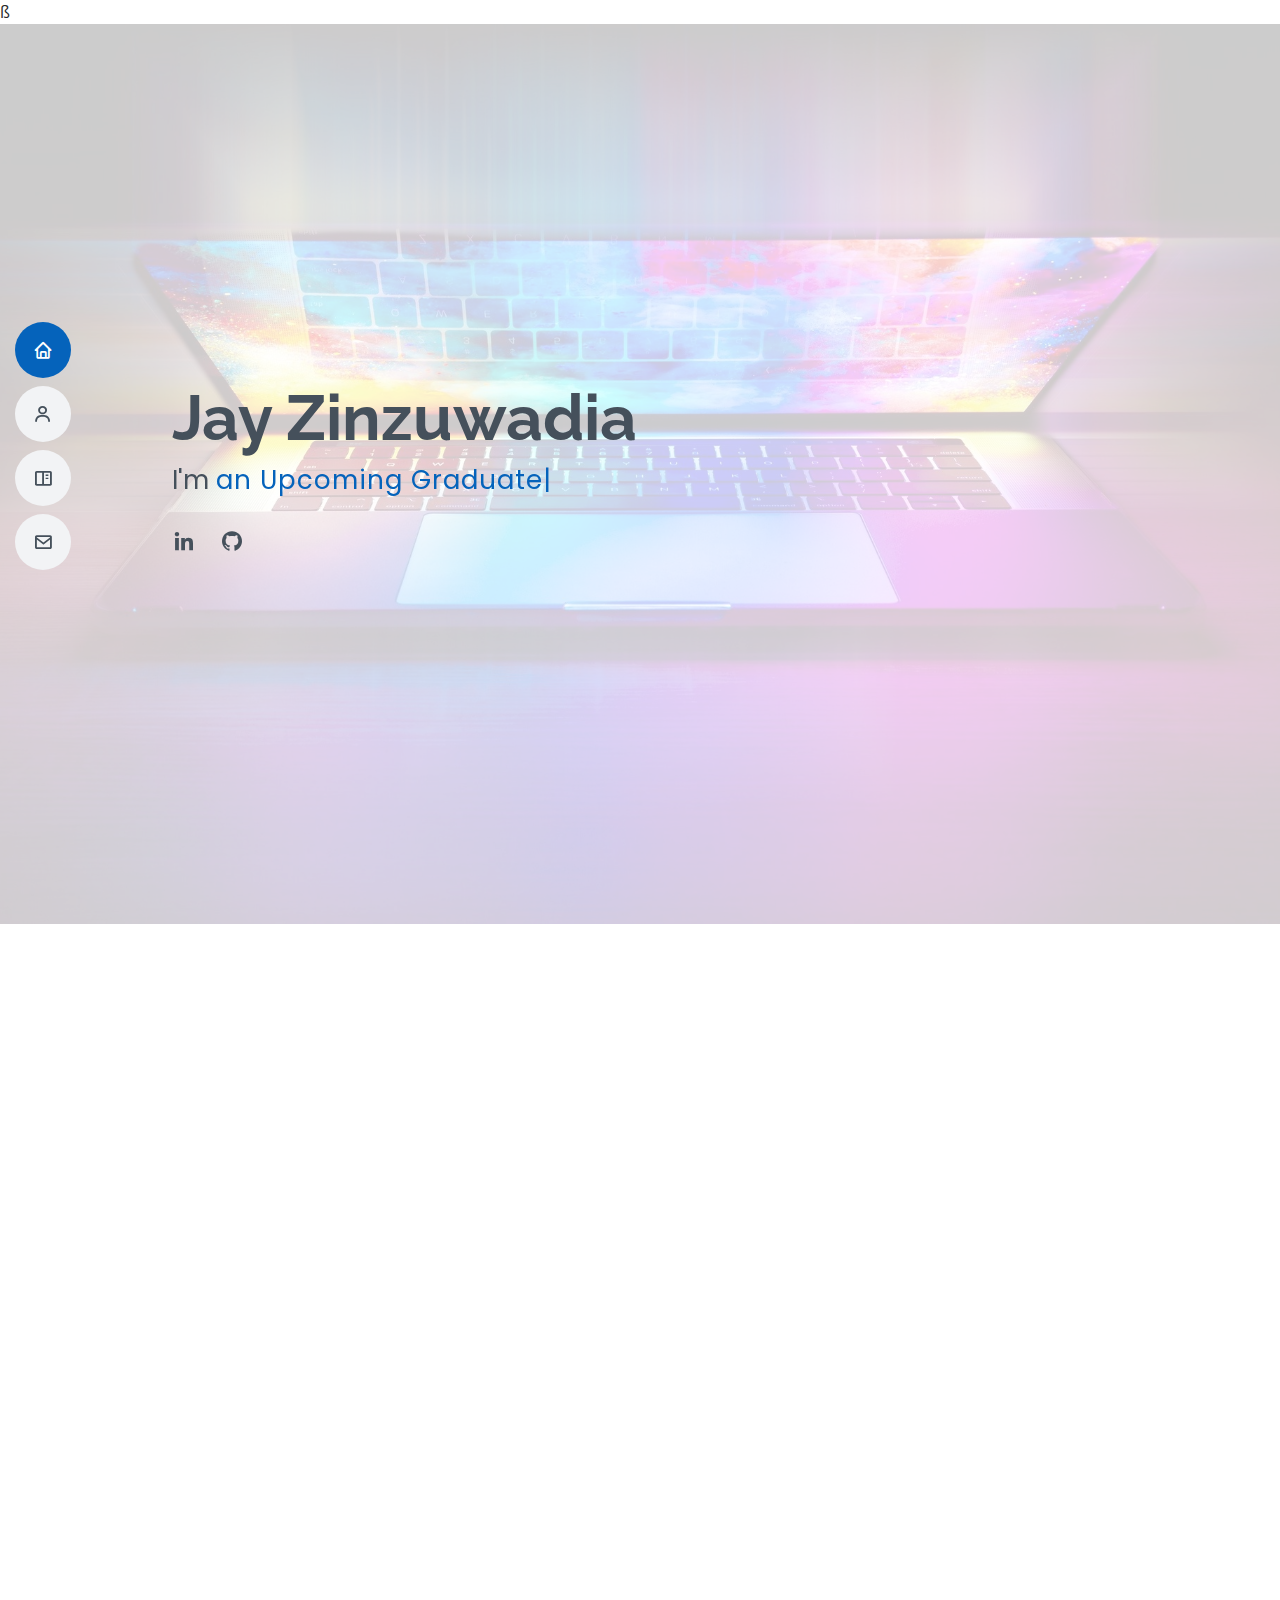
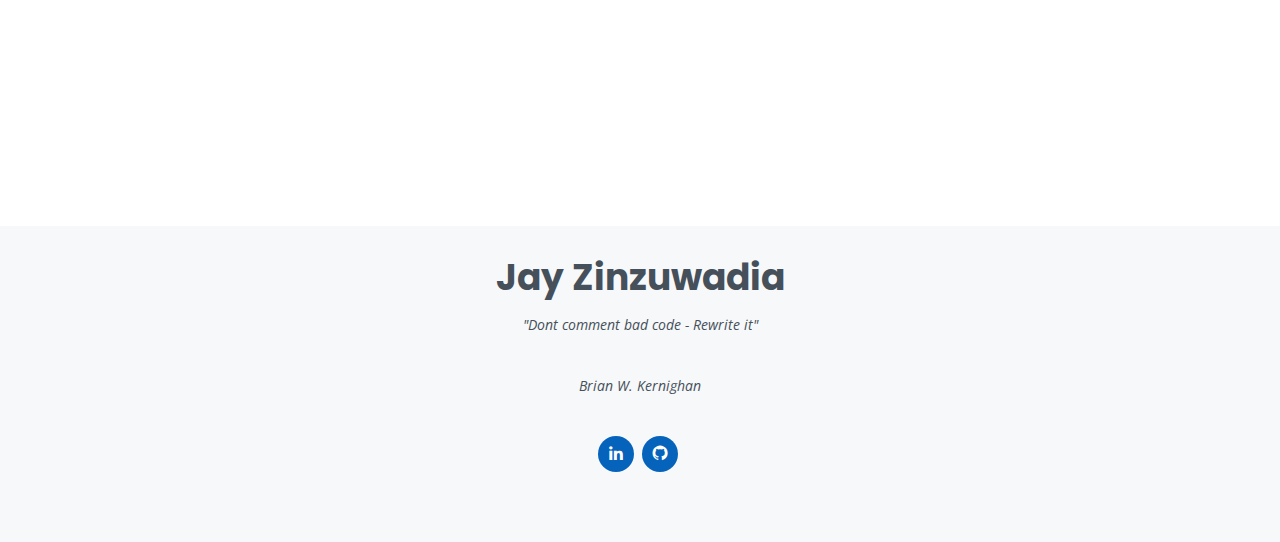
<file: index.html>
<!DOCTYPE html>
<html lang="en">

<head>
  <meta charset="utf-8">
  <meta content="width=device-width, initial-scale=1.0" name="viewport">

  <title>Jay Zinzuwadia</title>
  <meta content="" name="description"> 
  <meta content="" name="keywords">

  <!-- Favicons -->
  <link href="assets/img/jz.png" rel="icon">ß
  <link href="assets/img/jz.png" rel="apple-touch-icon">

  <!-- Google Fonts -->
  <link href="https://fonts.googleapis.com/css?family=Open+Sans:300,300i,400,400i,600,600i,700,700i|Raleway:300,300i,400,400i,500,500i,600,600i,700,700i|Poppins:300,300i,400,400i,500,500i,600,600i,700,700i" rel="stylesheet">

  <!-- Vendor CSS Files -->
  <link href="assets/vendor/aos/aos.css" rel="stylesheet">
  <link href="assets/vendor/bootstrap/css/bootstrap.min.css" rel="stylesheet">
  <link href="assets/vendor/bootstrap-icons/bootstrap-icons.css" rel="stylesheet">
  <link href="assets/vendor/boxicons/css/boxicons.min.css" rel="stylesheet">
  <link href="assets/vendor/glightbox/css/glightbox.min.css" rel="stylesheet">
  <link href="assets/vendor/swiper/swiper-bundle.min.css" rel="stylesheet">

  <!-- Template Main CSS File -->
  <link href="assets/css/style.css" rel="stylesheet">

  <!-- =======================================================
  * Template Name: MyResume - v4.7.0
  * Template URL: https://bootstrapmade.com/free-html-bootstrap-template-my-resume/
  * Author: BootstrapMade.com
  * License: https://bootstrapmade.com/license/
  ======================================================== -->
</head>

<body>

  <!-- ======= Mobile nav toggle button ======= -->
  <!-- <button type="button" class="mobile-nav-toggle d-xl-none"><i class="bi bi-list mobile-nav-toggle"></i></button> -->
  <i class="bi bi-list mobile-nav-toggle d-xl-none"></i>
  <!-- ======= Header ======= -->
  <header id="header" class="d-flex flex-column justify-content-center">

    <nav id="navbar" class="navbar nav-menu">
      <ul>
        <li><a href="#hero" class="nav-link scrollto active"><i class="bx bx-home"></i> <span>Home</span></a></li>
        <li><a href="#about" class="nav-link scrollto"><i class="bx bx-user"></i> <span>About</span></a></li>
        <li><a href="#portfolio" class="nav-link scrollto"><i class="bx bx-book-content"></i> <span>Portfolio</span></a></li>
        <li><a href="#contact" class="nav-link scrollto"><i class="bx bx-envelope"></i> <span>Contact</span></a></li>
      </ul>
    </nav><!-- .nav-menu -->

  </header><!-- End Header -->

  <!-- ======= Hero Section ======= -->
  <section id="hero" class="d-flex flex-column justify-content-center">
    <div class="container" data-aos="zoom-in" data-aos-delay="100">
      <h1>Jay Zinzuwadia</h1>
      <p>I'm <span class="typed" data-typed-items=" an Upcoming Graduate, a Software Developer, a Machine Learning Engineer "></span></p>
      <div class="social-links">
        <a href="http://www.linkedin.com/in/j-zinzuwadia" target="_blank" class="linkedin"><i class="bx bxl-linkedin"></i></a>
        <a href="https://www.github.com/jayz922" target="_blank" class="github"><i class="bx bxl-github"></i></a>
      </div>
    </div>
  </section><!-- End Hero -->

  <main id="main">

    <!-- ======= About Section ======= -->
    <section id="about" class="about">
      <div class="container" data-aos="fade-up">

        <div class="section-title">
          <h2>About</h2>
          <p>Upcoming graduate with strong fundamentals in Software Engineering and expertise in Machine Learning technologies.</p>
        </div>

        <div class="row">
          <div class="col-lg-4">
            <img src="assets/img/website-aboutme1.jpg" class="img-fluid" alt=""> 
          </div>
          <div class="col-lg-8 pt-4 pt-lg-0 content">
            <h3>Software Engineer </h3>
            <p class="fst-italic">
              
            </p>
            <div class="row">
              <div class="col-lg-6">
                <ul>
                  <li><i class="bi bi-chevron-right"></i> <strong>Website:</strong> <span>www.jayzinzuwadia.dev</span></li>
                  <li><i class="bi bi-chevron-right"></i> <strong>City:</strong> <span>Dallas, TX USA</span></li>
                </ul>
              </div>
              <div class="col-lg-6">
                <ul>
                  <li><i class="bi bi-chevron-right"></i> <strong>Degree:</strong> <span>B.S Computer Science</span></li>
                  <li><i class="bi bi-chevron-right"></i> <strong>Email:</strong> <span>jayzinzuwadia24@gmail.com</span></li>
                </ul>
              </div>
            </div>
            <p>
              I am a software engineer who is always seeking to expand my knowledge, and constantly exploring new areas in technology and research. I am able to leverage my existing skills to efficiently solve
              challenging problems.
            </p>
            <p>
              Aside from work, I am a huge football fan who also enjoys reading, hiking and playing instruments. 
            </p>
            <p>
              Actively seeking work oppertunities in the areas of software development or machine learning. 
            </p>
            
          </div>
        </div>

      </div>
    </section><!-- End About Section -->

    <!-- ======= Skills Section ======= -->
    <section id="skills" class="skills">
      <div class="container" data-aos="fade-up">

        <div class="section-title">
          <h2>Skills</h2>
          <p>
            These are the languages and tools I am confident working with. 

          </p>
          <a class="btn btn-link mt-2" target= "_blank" href=https://docs.google.com/document/d/1owlhfbIxc9Z8V9uSjMtsmEQ9wmlSSAkG0vHc0NIvAHA/edit?usp=sharing=sharing> 
            View/Download my resume 
          </a>
        </div>

        <div class="row">

          <div class="col-lg-3 col-md-6">
            <div class="count-box">
              <image src="assets/img/skills/java.png" class="skill-indiv"/>
              <h4>Java</h4>
            </div>
          </div>

          <div class="col-lg-3 col-md-6 mt-5 mt-md-0">
            <div class="count-box">
              <image src="assets/img/skills/cplusplus.png" class="skill-indiv"/>
              <h4>C++</h4>
            </div>
          </div>

          <div class="col-lg-3 col-md-6 mt-5 mt-lg-0">
            <div class="count-box">
              <image src="assets/img/skills/python.png" class="skill-indiv"/>
              <h4>Python</h4>
            </div>
          </div>

          <div class="col-lg-3 col-md-6 mt-5 mt-lg-0">
            <div class="count-box">
              <image src="assets/img/skills/mongo.jpeg" class="skill-indiv"/>
              <h4>MongoDB</h4>
            </div>
          </div>
          
          <div class="col-lg-3 col-md-6 mt-5 mt-lg-0">
            <div class="count-box">
              <image src="assets/img/skills/tableau.png" class="skill-indiv"/>
              <h4>Tableau</h4>
            </div>
          </div>

          <div class="col-lg-3 col-md-6 mt-5 mt-lg-0">
            <div class="count-box">
              <image src="assets/img/skills/tensorflow.png" class="skill-indiv"/>
              <h4>Tensorflow</h4>
            </div>
          </div>

          <div class="col-lg-3 col-md-6 mt-5 mt-lg-0">
            <div class="count-box">
              <image src="assets/img/skills/keras.png" class="skill-indiv"/>
              <h4>Keras</h4>
            </div>
          </div>

          <div class="col-lg-3 col-md-6 mt-5 mt-lg-0">
            <div class="count-box">
              <image src="assets/img/skills/pytorch.png" class="skill-indiv"/>
              <h4>PyTorch</h4>
            </div>
          </div>

        </div>

      </div>
    </section><!-- End Skills Section -->

   

    <!-- ======= Projects Section ======= -->
    <section id="portfolio" class="portfolio section-bg">
      <div class="container" data-aos="fade-up">
        

        <div class="section-title">
          <h2>Projects</h2>
          <p>
            I enjoy learning and testing different machine learning techniques. My recent work and projects are listed below.
          </p>
        </div>

        <div class="row portfolio-container" data-aos="fade-up" data-aos-delay="200">

          <!-- Project 1 Pictures and Title -->
          <div class="col-lg-4 col-md-6 portfolio-item filter-app">
            <div class="portfolio-wrap">
              <img src="assets/img/projects/p1-main2.png" class="img-fluid" alt="">
              <div class="portfolio-info">
                <h4>Animal Shelter Dashboard</h4>
                
                <div class="portfolio-links">
                  <a href="project-details-1.html" class="portfolio-details-lightbox" data-glightbox="type: external" title="Portfolio Details"><i class="bx bx-plus"></i></a>
                </div>
              </div>
            </div>
          </div>
          
          <!-- Project 2 Pictures and Title If keeping 2 projects only, use col-lg-6 instead of 4  ***Illustration by Alex Castro / -->
          <div class="col-lg-4 col-md-6 portfolio-item filter-app">
            <div class="portfolio-wrap">
              <img src="assets/img/projects/p2-main.jpeg" class="img-fluid" alt="">
              <div class="portfolio-info">
                <h4>Facial Key Points Detection</h4>
                
                <div class="portfolio-links">
                  <a href="project-details-2.html" class="portfolio-details-lightbox" data-glightbox="type: external" title="Portfolio Details"><i class="bx bx-plus"></i></a>
                </div>
              </div>
            </div>
          </div>
          
          <!-- Project 3 Pictures and Title -->
          <div class="col-lg-4 col-md-6 portfolio-item filter-app">
            <div class="portfolio-wrap">
              <img src="assets/img/projects/p3-main.jpeg" class="img-fluid" alt="">
              <div class="portfolio-info">
                <h4>Algorithmic Trading Bot</h4>
                
                <div class="portfolio-links">
                  <a href="project-details-3.html" class="portfolio-details-lightbox" data-glightbox="type: external" title="Portfolio Details"><i class="bx bx-plus"></i></a>
                </div>
              </div>
            </div>
          </div>

        </div>

      </div>
    </section><!-- End Project Section -->

    <!-- ======= Contact Section ======= -->
    <section id="contact" class="contact">
      <div class="container" data-aos="fade-up">

        <div class="section-title">
          <h2>Contact</h2>
        </div>

        <div class="row mt-1">

          <div class="col-lg-4">
            <div class="info">
              <div class="address">
                <i class="bi bi-geo-alt"></i>
                <h4>Location:</h4>
                <p>Dallas, TX - Open to Relocate</p>
              </div>
              <br>
              <br>
              <div class="email">
                <i class="bi bi-envelope"></i>
                <h4>Email:</h4>
                <p>jayzinzuwadia24@gmail.com</p>
              </div>

              

            </div>

          </div>

          <div class="col-lg-8 mt-5 mt-lg-0">

            <form name="contact" method="POST" data-netlify="true">
              <div class="row">
                <div class="col-md-6 form-group">
                  <input type="text" name="name" class="form-control" id="name" placeholder="Your Full Name" required>
                </div>
                <div class="col-md-6 form-group mt-3 mt-md-0">
                  <input type="email" class="form-control" name="email" id="email" placeholder="Your Email" required>
                </div>
              </div>
              <div class="form-group mt-3">
                <input type="text" class="form-control" name="subject" id="subject" placeholder="Subject" required>
              </div>
              <div class="form-group mt-3">
                <textarea class="form-control" name="message" rows="5" placeholder="Message" required></textarea>
              </div>
              <br>

              <div class="text-center"><button type="submit">Send Message</button></div>
            </form>

          </div>

        </div>

      </div>
    </section><!-- End Contact Section -->

  </main><!-- End #main -->

  <!-- ======= Footer ======= -->
  <footer id="footer">
    <div class="container">
      <h3>Jay Zinzuwadia</h3>
      <p>"Dont comment bad code - Rewrite it"</p>
      <p>Brian W. Kernighan</p>
  
      <div class="social-links">
        <a href="http://www.linkedin.com/in/j-zinzuwadia" target="_blank" class="linkedin"><i class="bx bxl-linkedin"></i></a>
        <a href="https://www.github.com/jayz922" target="_blank" class="github"><i class="bx bxl-github"></i></a>
      </div>
      
      
    </div>
  </footer><!-- End Footer -->

  <div id="preloader"></div>
  <a href="#" class="back-to-top d-flex align-items-center justify-content-center"><i class="bi bi-arrow-up-short"></i></a>

  <!-- Vendor JS Files -->
  <script src="assets/vendor/purecounter/purecounter.js"></script>
  <script src="assets/vendor/aos/aos.js"></script>
  <script src="assets/vendor/bootstrap/js/bootstrap.bundle.min.js"></script>
  <script src="assets/vendor/glightbox/js/glightbox.min.js"></script>
  <script src="assets/vendor/isotope-layout/isotope.pkgd.min.js"></script>
  <script src="assets/vendor/swiper/swiper-bundle.min.js"></script>
  <script src="assets/vendor/typed.js/typed.min.js"></script>
  <script src="assets/vendor/waypoints/noframework.waypoints.js"></script>
  <script src="assets/vendor/php-email-form/validate.js"></script>

  <!-- Template Main JS File -->
  <script src="assets/js/main.js"></script>

</body>

</html>
</file>
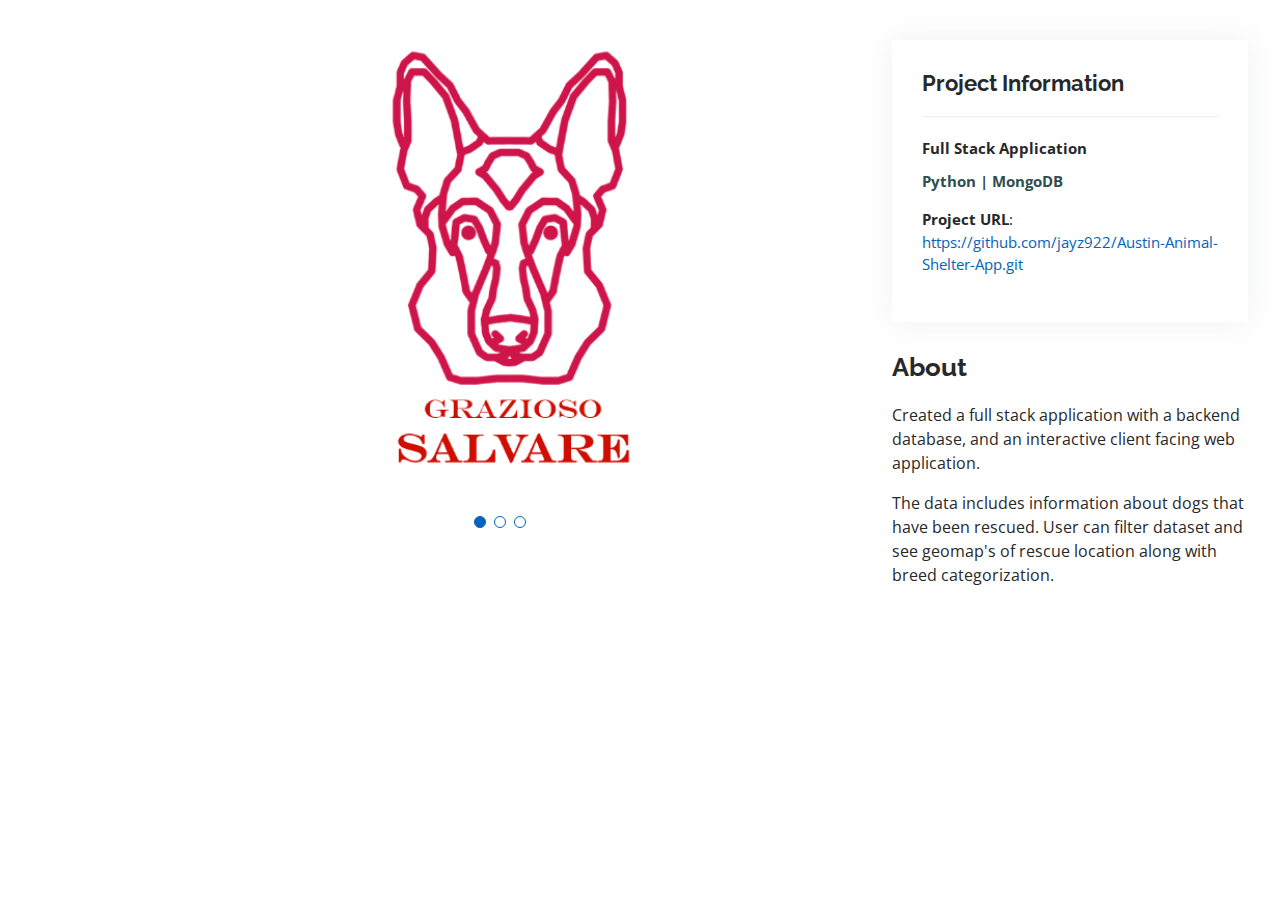
<file: project-details-1.html>
<!DOCTYPE html>
<html lang="en">

<head>
  <meta charset="utf-8">
  <meta content="width=device-width, initial-scale=1.0" name="viewport">

  <title>Project Details</title>
  <meta content="" name="description">
  <meta content="" name="keywords">

  <!-- Favicons -->
  <link href="assets/img/favicon.png" rel="icon">
  <link href="assets/img/apple-touch-icon.png" rel="apple-touch-icon">

  <!-- Google Fonts -->
  <link href="https://fonts.googleapis.com/css?family=Open+Sans:300,300i,400,400i,600,600i,700,700i|Raleway:300,300i,400,400i,500,500i,600,600i,700,700i|Poppins:300,300i,400,400i,500,500i,600,600i,700,700i" rel="stylesheet">

  <!-- Vendor CSS Files -->
  <link href="assets/vendor/aos/aos.css" rel="stylesheet">
  <link href="assets/vendor/bootstrap/css/bootstrap.min.css" rel="stylesheet">
  <link href="assets/vendor/bootstrap-icons/bootstrap-icons.css" rel="stylesheet">
  <link href="assets/vendor/boxicons/css/boxicons.min.css" rel="stylesheet">
  <link href="assets/vendor/glightbox/css/glightbox.min.css" rel="stylesheet">
  <link href="assets/vendor/swiper/swiper-bundle.min.css" rel="stylesheet">

  <!-- Template Main CSS File -->
  <link href="assets/css/style.css" rel="stylesheet">

  <!-- =======================================================
  * Template Name: MyResume - v4.7.0
  * Template URL: https://bootstrapmade.com/free-html-bootstrap-template-my-resume/
  * Author: BootstrapMade.com
  * License: https://bootstrapmade.com/license/
  ======================================================== -->
</head>

<body>

  <main id="main">

    <!-- ======= Portfolio Details Section ======= -->
    <section id="portfolio-details" class="portfolio-details">
      <div class="container">

        <div class="row gy-4">

          <div class="col-lg-8">
            <div class="portfolio-details-slider swiper">
              <div class="swiper-wrapper align-items-center">
                

                <div class="swiper-slide">
                  <img src="assets/img/projects/p1-main.png" alt=""> <!-- insert image name-->
                </div>

                <div class="swiper-slide">
                  <img src="assets/img/projects/p1-sub1.png" alt=""> <!-- insert image name-->
                </div>

                <div class="swiper-slide">
                  <img src="assets/img/projects/p1-sub2.png" alt=""> <!-- insert image name-->
                </div>
              </div>
              <div class="swiper-pagination"></div>
            </div>
          </div>
        
          <!---Internal description of Project 1 (when the project is clicked on)-->
          <div class="col-lg-4">
            <div class="portfolio-info">
              <h3>Project Information</h3>
              <ul>
                <li><strong>Full Stack Application</strong></li>
                <li><strong><p style="color:darkslategray">Python | MongoDB</p></strong></li>
                <li><strong>Project URL</strong>: <a href="#">https://github.com/jayz922/Austin-Animal-Shelter-App.git</a></li>
              </ul>
            </div>
            <div class="portfolio-description">
              <h2>About</h2>
              <p>
                Created a full stack application with a backend database, and an interactive client facing web application.
              </p>
              <p>
                The data includes information about dogs that have been rescued. User can filter dataset and see geomap's of rescue location along with breed categorization.
              </p>
            </div>
          </div>

        </div>

      </div>
    </section><!-- End Portfolio Details Section -->

  </main><!-- End #main -->

  <div id="preloader"></div>
  <a href="#" class="back-to-top d-flex align-items-center justify-content-center"><i class="bi bi-arrow-up-short"></i></a>

  <!-- Vendor JS Files -->
  <script src="assets/vendor/purecounter/purecounter.js"></script>
  <script src="assets/vendor/aos/aos.js"></script>
  <script src="assets/vendor/bootstrap/js/bootstrap.bundle.min.js"></script>
  <script src="assets/vendor/glightbox/js/glightbox.min.js"></script>
  <script src="assets/vendor/isotope-layout/isotope.pkgd.min.js"></script>
  <script src="assets/vendor/swiper/swiper-bundle.min.js"></script>
  <script src="assets/vendor/typed.js/typed.min.js"></script>
  <script src="assets/vendor/waypoints/noframework.waypoints.js"></script>
  <script src="assets/vendor/php-email-form/validate.js"></script>

  <!-- Template Main JS File -->
  <script src="assets/js/main.js"></script>

</body>

</html>
</file>
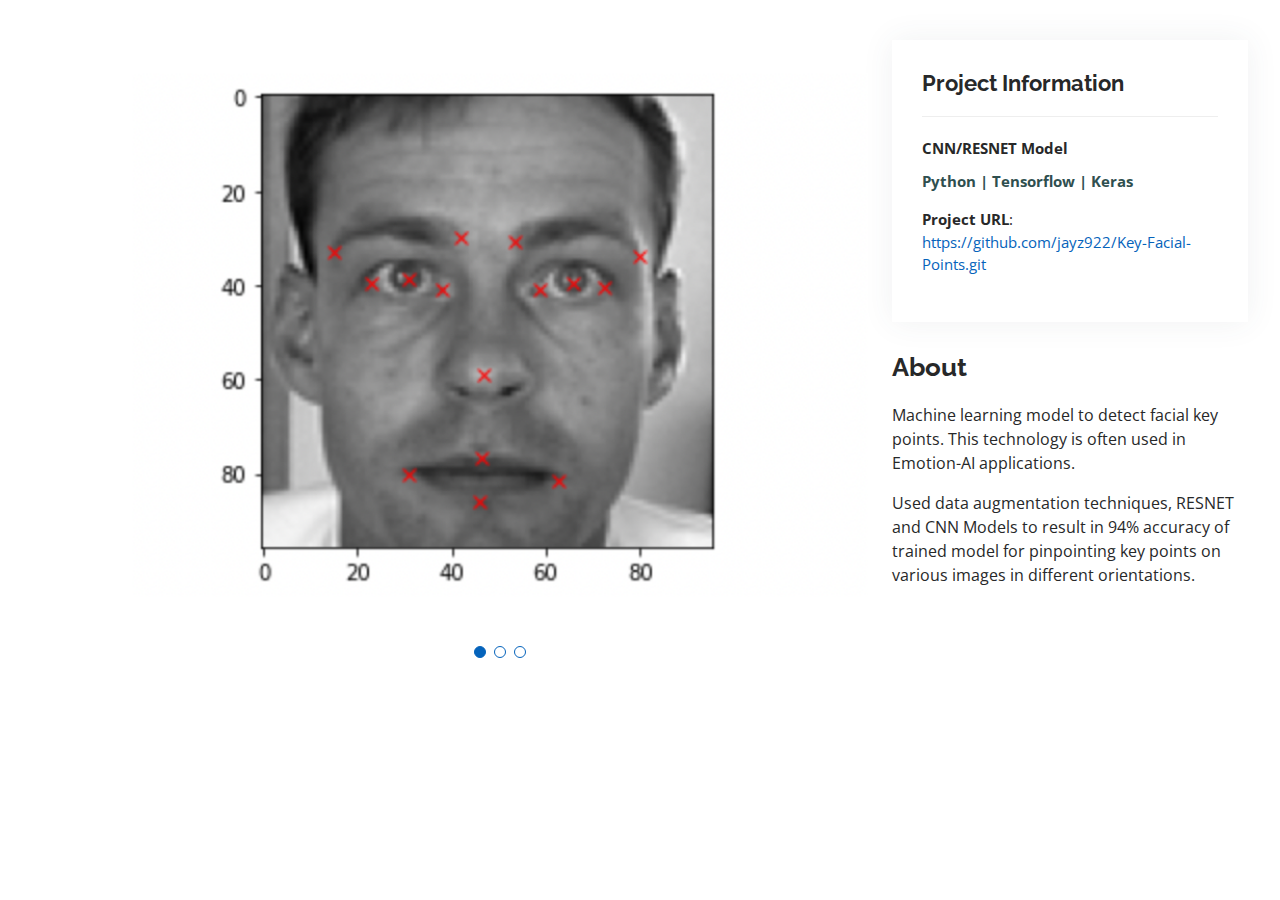
<file: project-details-2.html>
<!DOCTYPE html>
<html lang="en">

<head>
  <meta charset="utf-8">
  <meta content="width=device-width, initial-scale=1.0" name="viewport">

  <title>Project Details</title>
  <meta content="" name="description">
  <meta content="" name="keywords">

  <!-- Favicons -->
  <link href="assets/img/favicon.png" rel="icon">
  <link href="assets/img/apple-touch-icon.png" rel="apple-touch-icon">

  <!-- Google Fonts -->
  <link href="https://fonts.googleapis.com/css?family=Open+Sans:300,300i,400,400i,600,600i,700,700i|Raleway:300,300i,400,400i,500,500i,600,600i,700,700i|Poppins:300,300i,400,400i,500,500i,600,600i,700,700i" rel="stylesheet">

  <!-- Vendor CSS Files -->
  <link href="assets/vendor/aos/aos.css" rel="stylesheet">
  <link href="assets/vendor/bootstrap/css/bootstrap.min.css" rel="stylesheet">
  <link href="assets/vendor/bootstrap-icons/bootstrap-icons.css" rel="stylesheet">
  <link href="assets/vendor/boxicons/css/boxicons.min.css" rel="stylesheet">
  <link href="assets/vendor/glightbox/css/glightbox.min.css" rel="stylesheet">
  <link href="assets/vendor/swiper/swiper-bundle.min.css" rel="stylesheet">

  <!-- Template Main CSS File -->
  <link href="assets/css/style.css" rel="stylesheet">

  <!-- =======================================================
  * Template Name: MyResume - v4.7.0
  * Template URL: https://bootstrapmade.com/free-html-bootstrap-template-my-resume/
  * Author: BootstrapMade.com
  * License: https://bootstrapmade.com/license/
  ======================================================== -->
</head>

<body>

  <main id="main">

    <!-- ======= Portfolio Details Section ======= -->
    <section id="portfolio-details" class="portfolio-details">
      <div class="container">

        <div class="row gy-4">

          <div class="col-lg-8">
            <div class="portfolio-details-slider swiper">
              <div class="swiper-wrapper align-items-center">

                <div class="swiper-slide">
                  <img src="assets/img/projects/p2-sub1.png" alt=""> <!-- insert image name-->
                </div>

                <div class="swiper-slide">
                  <img src="assets/img/projects/p2-sub2.png" alt=""> <!-- insert image name-->
                </div>

                <div class="swiper-slide">
                  <img src="assets/img/projects/p2-sub3.png" alt=""> <!-- insert image name-->
                </div>

              </div>
              <div class="swiper-pagination"></div>
            </div>
          </div>
        
          <!---Internal description of Project 1 (when the project is clicked on)-->
          <div class="col-lg-4">
            <div class="portfolio-info">
              <h3>Project Information</h3>
              <ul>
                <li><strong>CNN/RESNET Model</strong></li>
                <li><strong><p style="color:darkslategray">Python | Tensorflow | Keras</p></strong></li>
                <li><strong>Project URL</strong>: <a href="#">https://github.com/jayz922/Key-Facial-Points.git</a></li>
              </ul>
            </div>
            <div class="portfolio-description">
              <h2>About</h2>
              <p>
                Machine learning model to detect facial key points. This technology is often used in Emotion-AI applications.
              </p>
              <p>
                Used data augmentation techniques, RESNET and CNN Models to result in 94% accuracy of trained model for pinpointing key points on various images in different orientations.
              </p>
            </div>
          </div>

        </div>

      </div>
    </section><!-- End Portfolio Details Section -->

  </main><!-- End #main -->

  <div id="preloader"></div>
  <a href="#" class="back-to-top d-flex align-items-center justify-content-center"><i class="bi bi-arrow-up-short"></i></a>

  <!-- Vendor JS Files -->
  <script src="assets/vendor/purecounter/purecounter.js"></script>
  <script src="assets/vendor/aos/aos.js"></script>
  <script src="assets/vendor/bootstrap/js/bootstrap.bundle.min.js"></script>
  <script src="assets/vendor/glightbox/js/glightbox.min.js"></script>
  <script src="assets/vendor/isotope-layout/isotope.pkgd.min.js"></script>
  <script src="assets/vendor/swiper/swiper-bundle.min.js"></script>
  <script src="assets/vendor/typed.js/typed.min.js"></script>
  <script src="assets/vendor/waypoints/noframework.waypoints.js"></script>
  <script src="assets/vendor/php-email-form/validate.js"></script>

  <!-- Template Main JS File -->
  <script src="assets/js/main.js"></script>

</body>

</html>
</file>
<file: assets/css/style.css>
/*--------------------------------------------------------------
# General
--------------------------------------------------------------*/
body {
  font-family: "Open Sans", sans-serif;
  color: #272829;
}

a {
  color: #0563bb;
  text-decoration: none;
}

a:hover {
  color: #067ded;
  text-decoration: none;
}

h1, h2, h3, h4, h5, h6 {
  font-family: "Raleway", sans-serif;
}

/*--------------------------------------------------------------
# Back to top button
--------------------------------------------------------------*/
.back-to-top {
  position: fixed;
  visibility: hidden;
  opacity: 0;
  right: 15px;
  bottom: 15px;
  z-index: 996;
  background: #0563bb;
  width: 40px;
  height: 40px;
  border-radius: 50px;
  transition: all 0.4s;
}
.back-to-top i {
  font-size: 28px;
  color: #fff;
  line-height: 0;
}
.back-to-top:hover {
  background: #0678e3;
  color: #fff;
}
.back-to-top.active {
  visibility: visible;
  opacity: 1;
}

/*--------------------------------------------------------------
# Preloader
--------------------------------------------------------------*/
#preloader {
  position: fixed;
  top: 0;
  left: 0;
  right: 0;
  bottom: 0;
  z-index: 9999;
  overflow: hidden;
  background: #fff;
}

#preloader:before {
  content: "";
  position: fixed;
  top: calc(50% - 30px);
  left: calc(50% - 30px);
  border: 6px solid #0563bb;
  border-top-color: #fff;
  border-bottom-color: #fff;
  border-radius: 50%;
  width: 60px;
  height: 60px;
  -webkit-animation: animate-preloader 1s linear infinite;
  animation: animate-preloader 1s linear infinite;
}

@-webkit-keyframes animate-preloader {
  0% {
    transform: rotate(0deg);
  }
  100% {
    transform: rotate(360deg);
  }
}

@keyframes animate-preloader {
  0% {
    transform: rotate(0deg);
  }
  100% {
    transform: rotate(360deg);
  }
}
/*--------------------------------------------------------------
# Disable aos animation delay on mobile devices
--------------------------------------------------------------*/
@media screen and (max-width: 768px) {
  [data-aos-delay] {
    transition-delay: 0 !important;
  }
}
/*--------------------------------------------------------------
# Header
--------------------------------------------------------------*/
#header {
  position: fixed;
  top: 0;
  left: 0;
  bottom: 0;
  z-index: 9997;
  transition: all 0.5s;
  padding: 15px;
  overflow-y: auto;
}
@media (max-width: 992px) {
  #header {
    width: 300px;
    background: #fff;
    border-right: 1px solid #e6e9ec;
    left: -300px;
  }
}

@media (min-width: 992px) {
  #main {
    margin-left: 100px;
  }
}
/*--------------------------------------------------------------
# Navigation Menu
--------------------------------------------------------------*/
/**
* Desktop Navigation 
*/
.nav-menu {
  padding: 0;
  display: block;
}
.nav-menu * {
  margin: 0;
  padding: 0;
  list-style: none;
}
.nav-menu > ul > li {
  position: relative;
  white-space: nowrap;
}
.nav-menu a, .nav-menu a:focus {
  display: flex;
  align-items: center;
  color: #45505b;
  padding: 10px 18px;
  margin-bottom: 8px;
  transition: 0.3s;
  font-size: 15px;
  border-radius: 50px;
  background: #f2f3f5;
  height: 56px;
  width: 100%;
  overflow: hidden;
  transition: 0.3s;
}
.nav-menu a i, .nav-menu a:focus i {
  font-size: 20px;
}
.nav-menu a span, .nav-menu a:focus span {
  padding: 0 5px 0 7px;
  color: #45505b;
}
@media (min-width: 992px) {
  .nav-menu a, .nav-menu a:focus {
    width: 56px;
  }
  .nav-menu a span, .nav-menu a:focus span {
    display: none;
    color: #fff;
  }
}
.nav-menu a:hover, .nav-menu .active, .nav-menu .active:focus, .nav-menu li:hover > a {
  color: #fff;
  background: #0563bb;
}
.nav-menu a:hover span, .nav-menu .active span, .nav-menu .active:focus span, .nav-menu li:hover > a span {
  color: #fff;
}
.nav-menu a:hover, .nav-menu li:hover > a {
  width: 100%;
  color: #fff;
}
.nav-menu a:hover span, .nav-menu li:hover > a span {
  display: block;
}

/**
* Mobile Navigation 
*/
.mobile-nav-toggle {
  position: fixed;
  right: 10px;
  top: 10px;
  z-index: 9998;
  border: 0;
  background: none;
  font-size: 28px;
  transition: all 0.4s;
  outline: none !important;
  line-height: 0;
  cursor: pointer;
  border-radius: 50px;
  padding: 5px;
}
.mobile-nav-toggle i {
  color: #45505b;
}

.mobile-nav-active {
  overflow: hidden;
}
.mobile-nav-active #header {
  left: 0;
}
.mobile-nav-active .mobile-nav-toggle {
  color: #fff;
  background-color: #0563bb;
}

/*--------------------------------------------------------------
# Hero Section
--------------------------------------------------------------*/
#hero {
  width: 100%;
  height: 100vh;
  background: url("../img/macbook.jpg") top right no-repeat;
  background-size: cover;
  position: relative;
}
@media (min-width: 992px) {
  #hero {
    padding-left: 160px;
  }
}
#hero:before {
  content: "";
  background: rgba(255, 255, 255, 0.8);
  position: absolute;
  bottom: 0;
  top: 0;
  left: 0;
  right: 0;
}
#hero h1 {
  margin: 0;
  font-size: 64px;
  font-weight: 700;
  line-height: 56px;
  color: #45505b;
}
#hero p {
  color: #45505b;
  margin: 15px 0 0 0;
  font-size: 26px;
  font-family: "Poppins", sans-serif;
}
#hero p span {
  color: #0563bb;
  letter-spacing: 1px;
}
#hero .social-links {
  margin-top: 30px;
}
#hero .social-links a {
  font-size: 24px;
  display: inline-block;
  color: #45505b;
  line-height: 1;
  margin-right: 20px;
  transition: 0.3s;
}
#hero .social-links a:hover {
  color: #0563bb;
}
@media (max-width: 992px) {
  #hero {
    text-align: center;
  }
  #hero h1 {
    font-size: 32px;
    line-height: 36px;
  }
  #hero p {
    margin-top: 10px;
    font-size: 20px;
    line-height: 24px;
  }
}

/*--------------------------------------------------------------
# Sections General
--------------------------------------------------------------*/
section {
  padding: 60px 0;
  overflow: hidden;
}

.section-title {
  text-align: center;
  padding-bottom: 30px;
}
.section-title h2 {
  font-size: 32px;
  font-weight: bold;
  text-transform: uppercase;
  margin-bottom: 20px;
  padding-bottom: 20px;
  position: relative;
  color: #45505b;
}
.section-title h2::before {
  content: "";
  position: absolute;
  display: block;
  width: 120px;
  height: 1px;
  background: #ddd;
  bottom: 1px;
  left: calc(50% - 60px);
}
.section-title h2::after {
  content: "";
  position: absolute;
  display: block;
  width: 40px;
  height: 3px;
  background: #0563bb;
  bottom: 0;
  left: calc(50% - 20px);
}
.section-title p {
  margin-bottom: 0;
}

/*--------------------------------------------------------------
# About
--------------------------------------------------------------*/
.about .content h3 {
  font-weight: 700;
  font-size: 26px;
  color: #728394;
}
.about .content ul {
  list-style: none;
  padding: 0;
}
.about .content ul li {
  margin-bottom: 20px;
  display: flex;
  align-items: center;
}
.about .content ul strong {
  margin-right: 10px;
}
.about .content ul i {
  font-size: 16px;
  margin-right: 5px;
  color: #0563bb;
  line-height: 0;
}
.about .content p:last-child {
  margin-bottom: 0;
}

/*--------------------------------------------------------------
# Skills
--------------------------------------------------------------*/
.skills .count-box {
  padding: 30px 30px 25px 30px;
  margin-top: 30px;
  width: 100%;
  position: relative;
  text-align: center;
  background: #fff;
}
.skills .count-box i {
  position: absolute;
  top: -25px;
  left: 50%;
  transform: translateX(-50%);
  font-size: 24px;
  background: #0563bb;
  color: #fff;
  border-radius: 50px;
  display: inline-flex;
  align-items: center;
  justify-content: center;
  width: 48px;
  height: 48px;
}
.skills .count-box span {
  font-size: 36px;
  display: block;
  font-weight: 600;
  color: #011426;
}
.skills .count-box p {
  padding: 0;
  margin: 0;
  font-family: "Raleway", sans-serif;
  font-size: 14px;
}

.skill-indiv {
  height: 48px;
  width: 48px;
}

/*--------------------------------------------------------------
# Portfolio
--------------------------------------------------------------*/
.portfolio .portfolio-item {
  margin-bottom: 30px;
}
.portfolio #portfolio-flters {
  padding: 0;
  margin: 0 auto 25px auto;
  list-style: none;
  text-align: center;
  background: #fff;
  border-radius: 50px;
  padding: 2px 15px;
}
.portfolio #portfolio-flters li {
  cursor: pointer;
  display: inline-block;
  padding: 10px 15px;
  font-size: 14px;
  font-weight: 600;
  line-height: 1;
  text-transform: uppercase;
  color: #272829;
  margin-bottom: 5px;
  transition: all 0.3s ease-in-out;
}
.portfolio #portfolio-flters li:hover, .portfolio #portfolio-flters li.filter-active {
  color: #0563bb;
}
.portfolio #portfolio-flters li:last-child {
  margin-right: 0;
}
.portfolio .portfolio-wrap {
  transition: 0.3s;
  position: relative;
  overflow: hidden;
  z-index: 1;
  background: rgba(69, 80, 91, 0.8);
}
.portfolio .portfolio-wrap::before {
  content: "";
  background: rgba(255, 255, 255, 0.7);
  position: absolute;
  left: 30px;
  right: 30px;
  top: 30px;
  bottom: 30px;
  transition: all ease-in-out 0.3s;
  z-index: 2;
  opacity: 0;
}
.portfolio .portfolio-wrap .portfolio-info {
  opacity: 0;
  position: absolute;
  top: 0;
  left: 0;
  right: 0;
  bottom: 0;
  text-align: center;
  z-index: 3;
  transition: all ease-in-out 0.3s;
  display: flex;
  flex-direction: column;
  justify-content: center;
  align-items: center;
}
.portfolio .portfolio-wrap .portfolio-info::before {
  display: block;
  content: "";
  width: 48px;
  height: 48px;
  position: absolute;
  top: 35px;
  left: 35px;
  border-top: 3px solid #d7dce1;
  border-left: 3px solid #d7dce1;
  transition: all 0.5s ease 0s;
  z-index: 9994;
}
.portfolio .portfolio-wrap .portfolio-info::after {
  display: block;
  content: "";
  width: 48px;
  height: 48px;
  position: absolute;
  bottom: 35px;
  right: 35px;
  border-bottom: 3px solid #d7dce1;
  border-right: 3px solid #d7dce1;
  transition: all 0.5s ease 0s;
  z-index: 9994;
}
.portfolio .portfolio-wrap .portfolio-info h4 {
  font-size: 20px;
  color: #45505b;
  font-weight: 600;
}
.portfolio .portfolio-wrap .portfolio-info p {
  color: #45505b;
  font-size: 14px;
  text-transform: uppercase;
  padding: 0;
  margin: 0;
}
.portfolio .portfolio-wrap .portfolio-links {
  text-align: center;
  z-index: 4;
}
.portfolio .portfolio-wrap .portfolio-links a {
  color: #45505b;
  margin: 0 2px;
  font-size: 28px;
  display: inline-block;
  transition: 0.3s;
}
.portfolio .portfolio-wrap .portfolio-links a:hover {
  color: #148af9;
}
.portfolio .portfolio-wrap:hover::before {
  top: 0;
  left: 0;
  right: 0;
  bottom: 0;
  opacity: 1;
}
.portfolio .portfolio-wrap:hover .portfolio-info {
  opacity: 1;
}
.portfolio .portfolio-wrap:hover .portfolio-info::before {
  top: 15px;
  left: 15px;
}
.portfolio .portfolio-wrap:hover .portfolio-info::after {
  bottom: 15px;
  right: 15px;
}

/*--------------------------------------------------------------
# Portfolio Details
--------------------------------------------------------------*/
.portfolio-details {
  padding-top: 40px;
}
.portfolio-details .portfolio-details-slider img {
  width: 100%;
}
.portfolio-details .portfolio-details-slider .swiper-pagination {
  margin-top: 20px;
  position: relative;
}
.portfolio-details .portfolio-details-slider .swiper-pagination .swiper-pagination-bullet {
  width: 12px;
  height: 12px;
  background-color: #fff;
  opacity: 1;
  border: 1px solid #0563bb;
}
.portfolio-details .portfolio-details-slider .swiper-pagination .swiper-pagination-bullet-active {
  background-color: #0563bb;
}
.portfolio-details .portfolio-info {
  padding: 30px;
  box-shadow: 0px 0 30px rgba(69, 80, 91, 0.08);
}
.portfolio-details .portfolio-info h3 {
  font-size: 22px;
  font-weight: 700;
  margin-bottom: 20px;
  padding-bottom: 20px;
  border-bottom: 1px solid #eee;
}
.portfolio-details .portfolio-info ul {
  list-style: none;
  padding: 0;
  font-size: 15px;
}
.portfolio-details .portfolio-info ul li + li {
  margin-top: 10px;
}
.portfolio-details .portfolio-description {
  padding-top: 30px;
}
.portfolio-details .portfolio-description h2 {
  font-size: 26px;
  font-weight: 700;
  margin-bottom: 20px;
}
.portfolio-details .portfolio-description p {
  padding: 0;
}

/*--------------------------------------------------------------
# Services
--------------------------------------------------------------*/
.services .icon-box {
  text-align: center;
  padding: 70px 20px 80px 20px;
  transition: all ease-in-out 0.3s;
  background: #fff;
  box-shadow: 0px 5px 90px 0px rgba(110, 123, 131, 0.05);
}
.services .icon-box .icon {
  margin: 0 auto;
  width: 100px;
  height: 100px;
  display: flex;
  align-items: center;
  justify-content: center;
  transition: ease-in-out 0.3s;
  position: relative;
}
.services .icon-box .icon i {
  font-size: 36px;
  transition: 0.5s;
  position: relative;
}
.services .icon-box .icon svg {
  position: absolute;
  top: 0;
  left: 0;
}
.services .icon-box .icon svg path {
  transition: 0.5s;
  fill: #f5f5f5;
}
.services .icon-box h4 {
  font-weight: 600;
  margin: 10px 0 15px 0;
  font-size: 22px;
}
.services .icon-box h4 a {
  color: #45505b;
  transition: ease-in-out 0.3s;
}
.services .icon-box p {
  line-height: 24px;
  font-size: 14px;
  margin-bottom: 0;
}
.services .icon-box:hover {
  border-color: #fff;
  box-shadow: 0px 0 35px 0 rgba(0, 0, 0, 0.08);
}
.services .iconbox-blue i {
  color: #47aeff;
}
.services .iconbox-blue:hover .icon i {
  color: #fff;
}
.services .iconbox-blue:hover .icon path {
  fill: #47aeff;
}
.services .iconbox-orange i {
  color: #ffa76e;
}
.services .iconbox-orange:hover .icon i {
  color: #fff;
}
.services .iconbox-orange:hover .icon path {
  fill: #ffa76e;
}
.services .iconbox-pink i {
  color: #e80368;
}
.services .iconbox-pink:hover .icon i {
  color: #fff;
}
.services .iconbox-pink:hover .icon path {
  fill: #e80368;
}
.services .iconbox-yellow i {
  color: #ffbb2c;
}
.services .iconbox-yellow:hover .icon i {
  color: #fff;
}
.services .iconbox-yellow:hover .icon path {
  fill: #ffbb2c;
}
.services .iconbox-red i {
  color: #ff5828;
}
.services .iconbox-red:hover .icon i {
  color: #fff;
}
.services .iconbox-red:hover .icon path {
  fill: #ff5828;
}
.services .iconbox-teal i {
  color: #11dbcf;
}
.services .iconbox-teal:hover .icon i {
  color: #fff;
}
.services .iconbox-teal:hover .icon path {
  fill: #11dbcf;
}

/*--------------------------------------------------------------
# Testimonials
--------------------------------------------------------------*/
.testimonials .section-header {
  margin-bottom: 40px;
}
.testimonials .testimonials-carousel, .testimonials .testimonials-slider {
  overflow: hidden;
}
.testimonials .testimonial-item {
  text-align: center;
}
.testimonials .testimonial-item .testimonial-img {
  width: 120px;
  border-radius: 50%;
  border: 4px solid #fff;
  margin: 0 auto;
}
.testimonials .testimonial-item h3 {
  font-size: 20px;
  font-weight: bold;
  margin: 10px 0 5px 0;
  color: #111;
}
.testimonials .testimonial-item h4 {
  font-size: 14px;
  color: #999;
  margin: 0 0 15px 0;
}
.testimonials .testimonial-item .quote-icon-left, .testimonials .testimonial-item .quote-icon-right {
  color: #90c8fc;
  font-size: 26px;
}
.testimonials .testimonial-item .quote-icon-left {
  display: inline-block;
  left: -5px;
  position: relative;
}
.testimonials .testimonial-item .quote-icon-right {
  display: inline-block;
  right: -5px;
  position: relative;
  top: 10px;
}
.testimonials .testimonial-item p {
  font-style: italic;
  margin: 0 auto 15px auto;
}
.testimonials .swiper-pagination {
  margin-top: 20px;
  position: relative;
}
.testimonials .swiper-pagination .swiper-pagination-bullet {
  width: 12px;
  height: 12px;
  background-color: #fff;
  opacity: 1;
  border: 1px solid #0563bb;
}
.testimonials .swiper-pagination .swiper-pagination-bullet-active {
  background-color: #0563bb;
}
@media (min-width: 992px) {
  .testimonials .testimonial-item p {
    width: 80%;
  }
}

/*--------------------------------------------------------------
# Contact
--------------------------------------------------------------*/
.contact .info {
  width: 100%;
  background: #fff;
}
.contact .info i {
  font-size: 20px;
  color: #0563bb;
  float: left;
  width: 44px;
  height: 44px;
  background: #eef7ff;
  display: flex;
  justify-content: center;
  align-items: center;
  border-radius: 50px;
  transition: all 0.3s ease-in-out;
}
.contact .info h4 {
  padding: 0 0 0 60px;
  font-size: 22px;
  font-weight: 600;
  margin-bottom: 5px;
  color: #45505b;
}
.contact .info p {
  padding: 0 0 0 60px;
  margin-bottom: 0;
  font-size: 14px;
  color: #728394;
}
.contact .info .email, .contact .info .phone {
  margin-top: 40px;
}
.contact .info .email:hover i, .contact .info .address:hover i, .contact .info .phone:hover i {
  background: #0563bb;
  color: #fff;
}
.contact .php-email-form {
  width: 100%;
  background: #fff;
}
.contact .php-email-form .form-group {
  padding-bottom: 8px;
}
.contact .php-email-form .error-message {
  display: none;
  color: #fff;
  background: #ed3c0d;
  text-align: left;
  padding: 15px;
  font-weight: 600;
}
.contact .php-email-form .error-message br + br {
  margin-top: 25px;
}
.contact .php-email-form .sent-message {
  display: none;
  color: #fff;
  background: #18d26e;
  text-align: center;
  padding: 15px;
  font-weight: 600;
}
.contact .php-email-form .loading {
  display: none;
  background: #fff;
  text-align: center;
  padding: 15px;
}
.contact .php-email-form .loading:before {
  content: "";
  display: inline-block;
  border-radius: 50%;
  width: 24px;
  height: 24px;
  margin: 0 10px -6px 0;
  border: 3px solid #18d26e;
  border-top-color: #eee;
  -webkit-animation: animate-loading 1s linear infinite;
  animation: animate-loading 1s linear infinite;
}
.contact .php-email-form input, .contact .php-email-form textarea {
  border-radius: 4px;
  box-shadow: none;
  font-size: 14px;
}
.contact .php-email-form input {
  height: 44px;
}
.contact .php-email-form textarea {
  padding: 10px 12px;
}
.contact .php-email-form button[type=submit] {
  background: #0563bb;
  border: 0;
  padding: 10px 35px;
  color: #fff;
  transition: 0.4s;
  border-radius: 50px;
}
.contact .php-email-form button[type=submit]:hover {
  background: #0678e3;
}
@-webkit-keyframes animate-loading {
  0% {
    transform: rotate(0deg);
  }
  100% {
    transform: rotate(360deg);
  }
}
@keyframes animate-loading {
  0% {
    transform: rotate(0deg);
  }
  100% {
    transform: rotate(360deg);
  }
}

/*--------------------------------------------------------------
# Footer
--------------------------------------------------------------*/
#footer {
  background: #f7f8f9;
  color: #45505b;
  font-size: 14px;
  text-align: center;
  padding: 30px 0;
}
#footer h3 {
  font-size: 36px;
  font-weight: 700;
  position: relative;
  font-family: "Poppins", sans-serif;
  padding: 0;
  margin: 0 0 15px 0;
}
#footer p {
  font-size: 15;
  font-style: italic;
  padding: 0;
  margin: 0 0 40px 0;
}
#footer .social-links {
  margin: 0 0 40px 0;
}
#footer .social-links a {
  font-size: 18px;
  display: inline-block;
  background: #0563bb;
  color: #fff;
  line-height: 1;
  padding: 8px 0;
  margin-right: 4px;
  border-radius: 50%;
  text-align: center;
  width: 36px;
  height: 36px;
  transition: 0.3s;
}
#footer .social-links a:hover {
  background: #0678e3;
  color: #fff;
  text-decoration: none;
}
#footer .copyright {
  margin: 0 0 5px 0;
}
#footer .credits {
  font-size: 13px;
}
</file>
